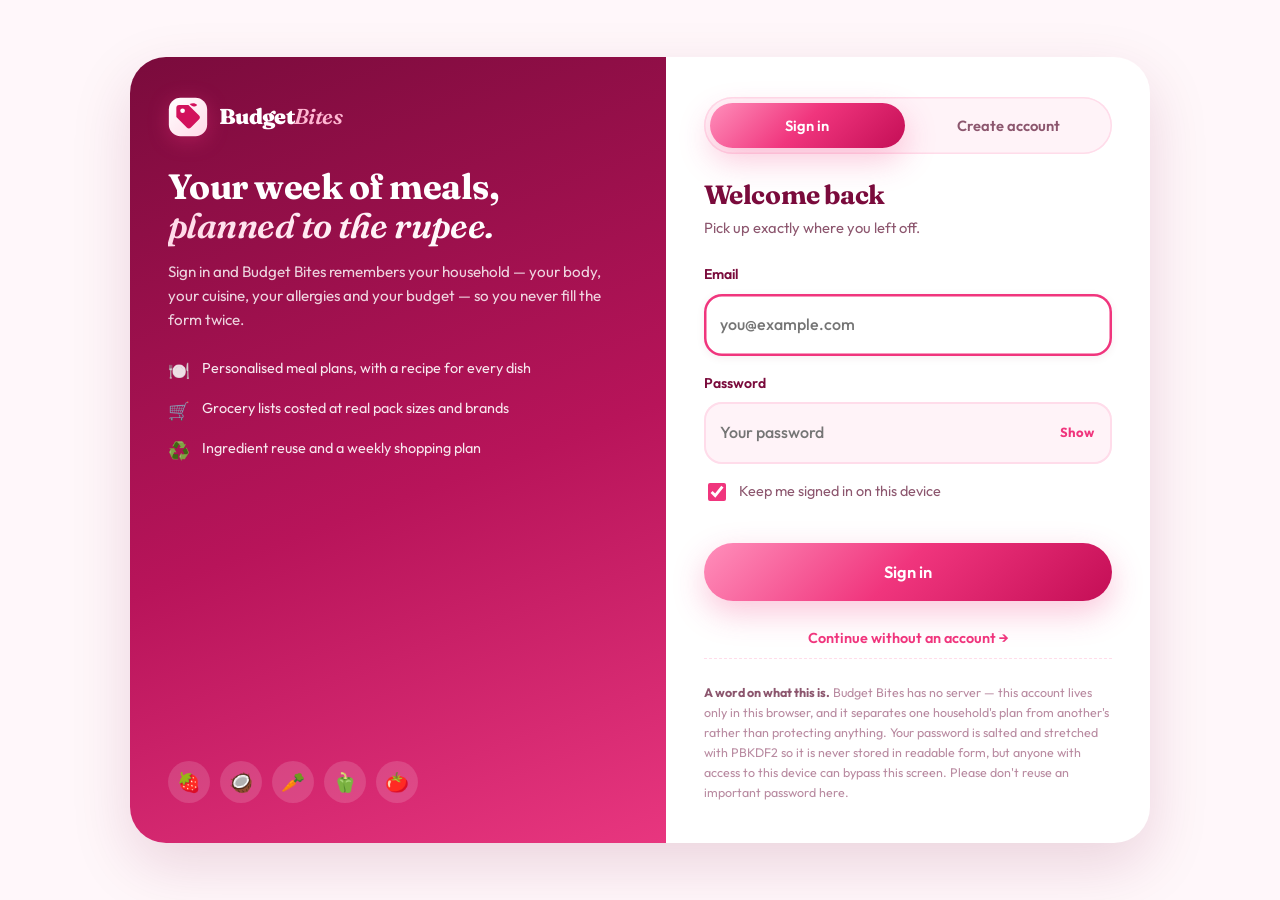
<file: index.html>
<!DOCTYPE html>
<html lang="en">
<head>
<meta charset="UTF-8">
<meta name="viewport" content="width=device-width, initial-scale=1">
<title>Budget Bites — Meal & Grocery Planning, Made Delicious</title>
<meta name="description" content="Budget Bites builds a personalised meal schedule, a pack-costed grocery list, brand comparisons and a nutrition summary that fits your body, your kitchen and your budget.">
<link rel="preconnect" href="https://fonts.googleapis.com">
<link rel="preconnect" href="https://fonts.gstatic.com" crossorigin>
<link href="https://fonts.googleapis.com/css2?family=Fraunces:opsz,wght@9..144,400;9..144,600;9..144,700;9..144,900&family=Outfit:wght@300;400;500;600;700&family=DM+Mono:wght@400;500&display=swap" rel="stylesheet">
<link rel="stylesheet" href="css/style.css">
<link rel="icon" href="data:image/svg+xml,<svg xmlns='http://www.w3.org/2000/svg' viewBox='0 0 100 100'><text y='.9em' font-size='90'>🍓</text></svg>">
</head>
<body>

<!-- ═════════════════════════════ LOGIN SCREEN ══════════════════════════════ -->
<div class="authscreen" id="authScreen" hidden></div>

<!-- ══════════════════════════ DECORATIVE BACKDROP ══════════════════════════ -->
<div class="backdrop" aria-hidden="true">
  <span class="blob blob--1"></span>
  <span class="blob blob--2"></span>
  <span class="blob blob--3"></span>
</div>

<!-- ═════════════════════════════════ NAV ═══════════════════════════════════ -->
<header class="topbar">
  <a class="brand" href="#top">
    <span class="brand__mark" aria-hidden="true">
      <svg viewBox="0 0 48 48">
        <defs>
          <linearGradient id="bbGrad" gradientUnits="userSpaceOnUse" x1="0" y1="0" x2="48" y2="48">
            <stop stop-color="#FF8FBB"/><stop offset="1" stop-color="#C40E56"/>
          </linearGradient>
        </defs>
        <rect x="1" y="1" width="46" height="46" rx="14" fill="url(#bbGrad)"/>
        <path d="M24.5 9.5 37 22a3.5 3.5 0 0 1 0 5l-9.5 9.5a3.5 3.5 0 0 1-5 0L10 24V13a3.5 3.5 0 0 1 3.5-3.5h11Z" fill="#fff" fill-opacity=".95"/>
        <circle cx="17.5" cy="16.5" r="2.8" fill="#D2115C"/>
        <path d="M26 8.5c3.5-1.5 7-1 9 1-2.5 2.5-6 3-9-1Z" fill="#fff"/>
      </svg>
    </span>
    <span class="brand__text">Budget<em>Bites</em></span>
  </a>

  <nav class="topbar__nav" aria-label="Primary navigation">
    <a href="#how">How it works</a>
    <a href="#plan">Build a plan</a>
    <a href="#results" id="navResults" hidden>Your plan</a>
    <a href="#kitchen">The kitchen</a>
  </nav>

  <div class="topbar__acct" id="accountSlot"></div>

  <a href="#plan" class="btn btn--sm btn--primary topbar__cta">Start planning</a>
</header>

<main id="top">

<!-- ════════════════════════════════ HERO ═══════════════════════════════════ -->
<header class="hero">
  <div class="hero__inner">

    <div class="hero__copy">
      <span class="eyebrow"><span class="eyebrow__dot"></span> Eat well · Spend less</span>

      <h1 class="hero__title">
        Your week of meals,<br>
        <span class="script">planned to the rupee.</span>
      </h1>

      <p class="hero__lede">
        Tell Budget Bites about your body, your kitchen and what you can actually spend.
        It writes the menu, prices the shop at real pack sizes and real brands, compares
        the delivery apps, and shows you every ingredient that earns its place twice.
      </p>

      <div class="hero__actions">
        <a href="#plan" class="btn btn--primary btn--lg">
          Build my meal plan
          <svg viewBox="0 0 20 20" fill="none" aria-hidden="true"><path d="M4 10h12m0 0-4.5-4.5M16 10l-4.5 4.5" stroke="currentColor" stroke-width="2" stroke-linecap="round" stroke-linejoin="round"/></svg>
        </a>
        <a href="#how" class="btn btn--ghost btn--lg">See how it works</a>
      </div>

      <ul class="hero__stats">
        <li><strong id="heroRecipes">—</strong><span>recipes</span></li>
        <li><strong id="heroBrands">—</strong><span>priced brands</span></li>
        <li><strong>4</strong><span>delivery apps</span></li>
      </ul>
    </div>

    <div class="hero__plate" aria-hidden="true">
      <div class="plate">
        <div class="plate__ring"></div>
        <div class="plate__inner">
          <span class="plate__emoji plate__emoji--c">🍛</span>
        </div>
        <span class="orbit orbit--1">🍓</span>
        <span class="orbit orbit--2">🥥</span>
        <span class="orbit orbit--3">🥕</span>
        <span class="orbit orbit--4">🫑</span>
        <span class="orbit orbit--5">🍅</span>
        <span class="orbit orbit--6">🥬</span>
      </div>
      <div class="price-tag">
        <span class="price-tag__label">Est. weekly shop</span>
        <span class="price-tag__value">₹2,316</span>
      </div>
      <div class="macro-tag">
        <span class="macro-tag__dot"></span> 4 cuisines to cook from
      </div>
    </div>

  </div>

  <div class="ticker-wrap" aria-hidden="true">
  <div class="ticker">
    <div class="ticker__track">
      <span>🍓 personalised meal plans</span><span>🛒 optimised grocery lists</span>
      <span>💗 real brands, real pack sizes</span><span>🥗 nutritional summary</span>
      <span>♻️ ingredient reuse</span><span>📅 weekly shopping plan</span>
      <span>🥡 four cuisines</span><span>📖 full recipes for every meal</span>
      <span>🍓 personalised meal plans</span><span>🛒 optimised grocery lists</span>
      <span>💗 real brands, real pack sizes</span><span>🥗 nutritional summary</span>
      <span>♻️ ingredient reuse</span><span>📅 weekly shopping plan</span>
      <span>🥡 four cuisines</span><span>📖 full recipes for every meal</span>
    </div>
  </div>
  </div>
</header>

<!-- ═══════════════════════════════ HOW IT WORKS ════════════════════════════ -->
<section class="section" id="how">
  <div class="section__head">
    <span class="eyebrow"><span class="eyebrow__dot"></span> The recipe</span>
    <h2 class="section__title">Three steps between you and dinner</h2>
    <p class="section__lede">No subscriptions, no waiting. Sign in to save your household, or continue as a guest — everything runs the moment you finish the form.</p>
  </div>

  <div class="steps">
    <article class="step-card">
      <span class="step-card__num">01</span>
      <span class="step-card__icon">📝</span>
      <h3>Tell us about you</h3>
      <p>Age, height and weight, cuisine, dietary preference, allergies, goal, budget, kitchen confidence, time, plan length and how many mouths you're feeding.</p>
    </article>

    <article class="step-card step-card--accent">
      <span class="step-card__num">02</span>
      <span class="step-card__icon">🧠</span>
      <h3>We do the maths</h3>
      <p>Energy needs from your measurements, a menu in your chosen cuisine that hits those numbers, then the shop priced at real pack sizes across three brand tiers.</p>
    </article>

    <article class="step-card">
      <span class="step-card__num">03</span>
      <span class="step-card__icon">🛒</span>
      <h3>Cook and shop</h3>
      <p>Every dish comes with its full recipe. The list is sorted by aisle, costed to the rupee, and priced across Blinkit, Zepto, Instamart and BigBasket.</p>
    </article>
  </div>

  <div class="deliver-grid">
    <div class="deliver"><span>🍽️</span><h4>Personalised meal plans</h4><p>Breakfast, lunch, dinner and a snack, every day of your plan.</p></div>
    <div class="deliver"><span>📖</span><h4>A recipe for every meal</h4><p>Tap any dish for its method, quantities and the one tip that matters.</p></div>
    <div class="deliver"><span>🛒</span><h4>Optimised grocery lists</h4><p>Rounded to real pack sizes, grouped by aisle, ticked off as you shop.</p></div>
    <div class="deliver"><span>💰</span><h4>Estimated grocery cost</h4><p>Value, popular and premium brands — the same plan, priced three ways.</p></div>
    <div class="deliver"><span>📊</span><h4>Nutritional summary</h4><p>Calories, protein, carbs and fat against your targets, day by day.</p></div>
    <div class="deliver"><span>🚚</span><h4>Where to order</h4><p>Your basket priced across four delivery apps, with live search links.</p></div>
    <div class="deliver"><span>♻️</span><h4>Ingredient reuse</h4><p>Every ingredient that earns its place more than once.</p></div>
    <div class="deliver"><span>📅</span><h4>Weekly shopping plan</h4><p>What to buy when, so fresh food gets eaten fresh.</p></div>
  </div>
</section>

<!-- ═════════════════════════════════ WIZARD ════════════════════════════════ -->
<section class="section section--plan" id="plan">
  <div class="section__head">
    <span class="eyebrow"><span class="eyebrow__dot"></span> Let's cook</span>
    <h2 class="section__title">Build your plan</h2>
    <p class="section__lede">Four steps, about ninety seconds. Then a whole week sorted.</p>
  </div>

  <div class="planner-grid">
    <form class="wizard" id="wizard" novalidate onsubmit="return false">
      <div class="wizard__progress">
        <div class="progress-track"><div class="progress-fill" id="progressFill"></div></div>
        <ol class="progress-steps" id="progressSteps"></ol>
      </div>

      <div id="formBody"></div>
      <div class="err" id="err" role="alert" aria-live="polite"></div>

      <div class="wizard__nav">
        <button type="button" class="btn btn--ghost" id="backBtn">Back</button>
        <span class="wizard__count" id="stepno"></span>
        <button type="button" class="btn btn--primary" id="nextBtn">Continue</button>
      </div>
    </form>

    <aside class="tally">
      <div class="tally__head">
        <span class="eyebrow"><span class="eyebrow__dot"></span> Your docket</span>
      </div>
      <div id="tallyBody"></div>
      <p class="tally__note" id="tallyNote"></p>
    </aside>
  </div>
</section>

<!-- ═════════════════════════════════ RESULTS ═══════════════════════════════ -->
<section class="results" id="results" hidden></section>

<!-- ═══════════════════════════════ THE KITCHEN ═════════════════════════════ -->
<section class="section" id="kitchen">
  <div class="section__head">
    <span class="eyebrow"><span class="eyebrow__dot"></span> Under the hood</span>
    <h2 class="section__title">What's actually in the kitchen</h2>
    <p class="section__lede">Budget Bites plans from a real, costed pantry of Indian brands — not from vibes.</p>
  </div>

  <div class="kitchen-grid">
    <div class="kitchen-stat"><strong id="statRecipes">—</strong><span>recipes in the book</span></div>
    <div class="kitchen-stat"><strong id="statIngredients">—</strong><span>priced ingredients</span></div>
    <div class="kitchen-stat"><strong id="statBrands">—</strong><span>brand options</span></div>
    <div class="kitchen-stat"><strong id="statVegan">—</strong><span>fully plant-based</span></div>
  </div>

  <div class="pantry-strip" id="pantryStrip"></div>
</section>

</main>

<!-- ═══════════════════════════════ RECIPE MODAL ════════════════════════════ -->
<div class="modal" id="recipeModal" hidden>
  <div class="modal__scrim" data-close></div>
  <div class="modal__panel" role="dialog" aria-modal="true" aria-labelledby="modalTitle">
    <button class="modal__close" data-close aria-label="Close recipe">
      <svg viewBox="0 0 20 20" fill="none"><path d="M5 5l10 10M15 5L5 15" stroke="currentColor" stroke-width="2.2" stroke-linecap="round"/></svg>
    </button>
    <div id="modalBody"></div>
  </div>
</div>

<!-- ═════════════════════════════════ FOOTER ════════════════════════════════ -->
<footer class="footer">
  <div class="footer__inner">
    <div class="footer__brand">
      <span class="brand__text">Budget<em>Bites</em></span>
      <p>Intelligent meal and grocery planning that respects your body, your kitchen and your bank balance.</p>
    </div>
    <div class="footer__note">
      <p><strong>A note on the numbers.</strong> Energy targets use the Mifflin–St Jeor equation with a light-activity factor. Shelf prices are indicative estimates for planning, not live quotes — quick-commerce prices move by the hour and by dark store. The platform buttons open a real search so you can check today's number. Budget Bites is a planning tool, not medical or dietary advice.</p>
    </div>
  </div>
  <div class="footer__base">
    <span>Made with 🍓 and a calculator · Version 1.1</span>
    <span>Everything runs in your browser. Nothing leaves your device.</span>
  </div>
</footer>

<script src="js/data.js"></script>
<script src="js/app.js"></script>
</body>
</html>
</file>
<file: css/style.css>
/* ==========================================================================
   Budget Bites — Design System
   A warm, edible, unapologetically pink kitchen.
   ========================================================================== */

/* --------------------------------------------------------------------------
   1. Tokens
   -------------------------------------------------------------------------- */
:root {
  /* Pink ramp — the whole product is built from these nine steps */
  --icing:      #FFF7FA;
  --cream:      #FFFDFC;
  --blush:      #FFEAF2;
  --sugar:      #FFD8E7;
  --petal:      #FFB7D2;
  --rose:       #FF7BAC;
  --berry:      #F0357D;
  --raspberry:  #D2115C;
  --plum:       #7A0B3C;
  --ink:        #3D0A22;
  --ink-soft:   #8C566E;
  --ink-faint:  #B98BA1;

  /* Surfaces */
  --surface:        #FFFFFF;
  --surface-tint:   #FFF3F8;
  --line:           #FFDCEA;
  --line-strong:    #FFC3DC;

  /* Charts — a pink ramp, so data stays on-brand and still separates */
  --c1: #C40E56;
  --c2: #F0357D;
  --c3: #FF7BAC;
  --c4: #FFB7D2;
  --c5: #FFD8E7;

  /* Semantic (kept in the pink family, differentiated by depth) */
  --good:    #B8145A;
  --good-bg: #FFE6F0;
  --warn:    #A8562C;
  --warn-bg: #FFEDE0;

  /* Gradients */
  --grad-hot:  linear-gradient(135deg, #FF8FBB 0%, #F0357D 48%, #C40E56 100%);
  --grad-soft: linear-gradient(135deg, #FFF0F6 0%, #FFE0EE 100%);
  --grad-deep: linear-gradient(160deg, #7A0B3C 0%, #B8145A 55%, #E8367F 100%);

  /* Shadows — warm, pink-cast, never grey */
  --sh-xs: 0 1px 2px rgba(122, 11, 60, .06);
  --sh-sm: 0 2px 8px rgba(122, 11, 60, .07);
  --sh-md: 0 10px 28px rgba(122, 11, 60, .10);
  --sh-lg: 0 22px 60px rgba(122, 11, 60, .15);
  --sh-glow: 0 12px 32px rgba(240, 53, 125, .28);

  /* Shape */
  --r-sm: 12px;
  --r-md: 18px;
  --r-lg: 26px;
  --r-xl: 36px;
  --r-pill: 999px;

  /* Type */
  --font-display: 'Fraunces', 'Georgia', 'Times New Roman', serif;
  --font-ui: 'Outfit', -apple-system, BlinkMacSystemFont, 'Segoe UI', sans-serif;

  --wrap: 1180px;
}

/* --------------------------------------------------------------------------
   2. Reset
   -------------------------------------------------------------------------- */
*, *::before, *::after { box-sizing: border-box; }

/* NB: no overflow-x here — setting it on <html> makes it a scroll container
   and silently breaks `position: sticky` on the top bar. Clipping happens on
   <body> and on the ticker's own wrapper instead. */
html { scroll-behavior: smooth; -webkit-text-size-adjust: 100%; }

/* Author display rules (.btn, .warnings) outrank the UA sheet's [hidden] rule,
   so hidden elements would otherwise stay visible. This has to win. */
[hidden] { display: none !important; }

/* Keep anchored sections clear of the sticky top bar. */
section[id], .results { scroll-margin-top: 88px; }

body {
  margin: 0;
  font-family: var(--font-ui);
  font-size: 16.5px;
  line-height: 1.6;
  color: var(--ink);
  background: var(--icing);
  overflow-x: hidden;
  -webkit-font-smoothing: antialiased;
}

h1, h2, h3, h4 { font-family: var(--font-display); font-weight: 700; line-height: 1.12; margin: 0; letter-spacing: -.015em; }
p { margin: 0; }
img, svg { display: block; max-width: 100%; }
button, input, select { font: inherit; color: inherit; }
ul, ol { margin: 0; padding: 0; list-style: none; }
a { color: inherit; text-decoration: none; }

:focus-visible {
  outline: 3px solid var(--berry);
  outline-offset: 3px;
  border-radius: 6px;
}

/* --------------------------------------------------------------------------
   3. Decorative backdrop
   -------------------------------------------------------------------------- */
.backdrop { position: fixed; inset: 0; z-index: -1; overflow: hidden; pointer-events: none; }

.blob {
  position: absolute;
  border-radius: 50%;
  filter: blur(90px);
  opacity: .55;
}
.blob--1 { width: 640px; height: 640px; top: -240px; left: -180px; background: radial-gradient(circle, #FFB7D2, transparent 70%); animation: drift 26s ease-in-out infinite; }
.blob--2 { width: 560px; height: 560px; top: 34%; right: -220px; background: radial-gradient(circle, #FFD0E3, transparent 70%); animation: drift 32s ease-in-out infinite reverse; }
.blob--3 { width: 700px; height: 700px; bottom: -300px; left: 32%; background: radial-gradient(circle, #FFE2EE, transparent 70%); animation: drift 38s ease-in-out infinite; }

@keyframes drift {
  0%, 100% { transform: translate(0, 0) scale(1); }
  50%      { transform: translate(40px, -50px) scale(1.12); }
}

/* --------------------------------------------------------------------------
   4. Top bar
   -------------------------------------------------------------------------- */
.topbar {
  position: sticky; top: 0; z-index: 60;
  display: flex; align-items: center; gap: 28px;
  max-width: var(--wrap); margin: 0 auto;
  padding: 14px 28px;
  background: rgba(255, 247, 250, .82);
  backdrop-filter: blur(18px) saturate(1.4);
  -webkit-backdrop-filter: blur(18px) saturate(1.4);
  border-bottom: 1px solid var(--line);
  border-radius: 0 0 var(--r-lg) var(--r-lg);
}

.brand { display: flex; align-items: center; gap: 11px; }
.brand__mark { width: 40px; height: 40px; flex: none; filter: drop-shadow(0 4px 10px rgba(240,53,125,.35)); }
.brand__mark svg { width: 100%; height: 100%; }
.brand__text {
  font-family: var(--font-display);
  font-size: 1.32rem; font-weight: 900; letter-spacing: -.03em; color: var(--plum);
}
.brand__text em { font-style: italic; font-weight: 600; color: var(--berry); }

.topbar__nav { display: flex; gap: 26px; margin-left: auto; font-size: .95rem; font-weight: 500; color: var(--ink-soft); }
.topbar__nav a { position: relative; padding: 4px 0; transition: color .2s; }
.topbar__nav a::after {
  content: ''; position: absolute; left: 0; bottom: 0; height: 2px; width: 0;
  background: var(--grad-hot); border-radius: 2px; transition: width .25s ease;
}
.topbar__nav a:hover { color: var(--berry); }
.topbar__nav a:hover::after { width: 100%; }

/* --------------------------------------------------------------------------
   5. Buttons
   -------------------------------------------------------------------------- */
.btn {
  display: inline-flex; align-items: center; justify-content: center; gap: 9px;
  padding: 13px 26px;
  border: none; border-radius: var(--r-pill);
  font-family: var(--font-ui); font-size: .96rem; font-weight: 600;
  cursor: pointer;
  transition: transform .18s cubic-bezier(.34,1.56,.64,1), box-shadow .22s, background .2s, color .2s;
  white-space: nowrap;
}
.btn svg { width: 19px; height: 19px; flex: none; }

.btn--primary { background: var(--grad-hot); color: #fff; box-shadow: var(--sh-glow); }
.btn--primary:hover { transform: translateY(-2px); box-shadow: 0 18px 40px rgba(240,53,125,.38); }
.btn--primary:active { transform: translateY(0); }

.btn--ghost {
  background: var(--surface); color: var(--plum);
  box-shadow: inset 0 0 0 2px var(--line-strong), var(--sh-xs);
}
.btn--ghost:hover { background: var(--blush); box-shadow: inset 0 0 0 2px var(--petal), var(--sh-sm); transform: translateY(-2px); }

.btn--sm { padding: 9px 18px; font-size: .88rem; }
.btn--lg { padding: 16px 34px; font-size: 1.03rem; }
.btn--cook { padding-inline: 32px; }

.btn:disabled { opacity: .38; cursor: not-allowed; transform: none !important; box-shadow: none; }

/* --------------------------------------------------------------------------
   6. Hero
   -------------------------------------------------------------------------- */
.hero { position: relative; padding: 72px 28px 0; }

.hero__inner {
  max-width: var(--wrap); margin: 0 auto;
  display: grid; grid-template-columns: 1.08fr .92fr; gap: 72px; align-items: center;
}

.eyebrow {
  display: inline-flex; align-items: center; gap: 9px;
  padding: 7px 16px 7px 12px;
  background: var(--surface); border-radius: var(--r-pill);
  box-shadow: inset 0 0 0 1.5px var(--line-strong), var(--sh-xs);
  font-size: .79rem; font-weight: 600; letter-spacing: .07em; text-transform: uppercase;
  color: var(--raspberry);
}
.eyebrow__dot { width: 8px; height: 8px; border-radius: 50%; background: var(--grad-hot); animation: pulse 2.4s ease-in-out infinite; }
.eyebrow--light { background: rgba(255,255,255,.18); box-shadow: inset 0 0 0 1.5px rgba(255,255,255,.4); color: #fff; }
.eyebrow--light .eyebrow__dot { background: #fff; }

@keyframes pulse { 0%,100% { transform: scale(1); opacity: 1; } 50% { transform: scale(1.35); opacity: .6; } }

.hero__title {
  max-width: 12ch; margin: 22px 0 20px;
  font-size: clamp(2.6rem, 5.4vw, 4.15rem);
  line-height: 1.04;
  color: var(--plum);
}
.script {
  font-style: italic; font-weight: 600;
  background: var(--grad-hot); -webkit-background-clip: text; background-clip: text; color: transparent;
}

.hero__lede { max-width: 34rem; font-size: 1.09rem; line-height: 1.72; color: var(--ink-soft); }

.hero__actions { display: flex; flex-wrap: wrap; gap: 14px; margin: 32px 0 38px; }

.hero__stats { display: flex; gap: 42px; padding-top: 28px; border-top: 1.5px dashed var(--line-strong); }
.hero__stats li { display: flex; flex-direction: column; }
.hero__stats strong { font-family: var(--font-display); font-size: 2.05rem; color: var(--berry); line-height: 1; }
.hero__stats span { font-size: .8rem; color: var(--ink-faint); margin-top: 7px; letter-spacing: .02em; }

/* ── Plate ── */
.hero__plate { position: relative; display: grid; place-items: center; min-height: 460px; }

.plate { position: relative; width: min(400px, 88%); aspect-ratio: 1; }

.plate__ring {
  position: absolute; inset: 0; border-radius: 50%;
  /* A white rim reading as porcelain, then a sugar-pink well inside it. The
     plate sits on a pink page, so it needs its own light source to separate. */
  background:
    radial-gradient(circle at 34% 26%, #fff 0%, #FFF1F6 42%, var(--sugar) 100%);
  box-shadow:
    var(--sh-lg),
    inset 0 0 0 14px #fff,
    inset 0 0 0 16px var(--petal),
    inset 0 -18px 36px rgba(122, 11, 60, .10);
}
.plate__inner {
  position: absolute; inset: 17%;
  border-radius: 50%;
  background: radial-gradient(circle at 32% 28%, #fff 0%, var(--blush) 55%, var(--petal) 100%);
  box-shadow:
    inset 0 10px 28px rgba(122, 11, 60, .14),
    0 2px 0 rgba(255, 255, 255, .9);
  display: grid; place-items: center;
}
.plate__emoji--c { font-size: 5.4rem; filter: drop-shadow(0 10px 18px rgba(122,11,60,.22)); animation: bob 5s ease-in-out infinite; }

@keyframes bob { 0%,100% { transform: translateY(0) rotate(-3deg); } 50% { transform: translateY(-12px) rotate(3deg); } }

.orbit {
  position: absolute; top: 50%; left: 50%;
  width: 62px; height: 62px; margin: -31px 0 0 -31px;
  display: grid; place-items: center;
  font-size: 1.75rem;
  background: var(--surface); border-radius: 50%;
  box-shadow: var(--sh-md), inset 0 0 0 2px var(--blush);
  animation: orbit 24s linear infinite;
}
.orbit--1 { animation-delay:   0s; }
.orbit--2 { animation-delay:  -4s; }
.orbit--3 { animation-delay:  -8s; }
.orbit--4 { animation-delay: -12s; }
.orbit--5 { animation-delay: -16s; }
.orbit--6 { animation-delay: -20s; }

@keyframes orbit {
  from { transform: rotate(0deg)   translateX(215px) rotate(0deg); }
  to   { transform: rotate(360deg) translateX(215px) rotate(-360deg); }
}

.price-tag, .macro-tag {
  position: absolute; z-index: 3;
  background: var(--surface); border-radius: var(--r-md);
  box-shadow: var(--sh-md), inset 0 0 0 1.5px var(--line);
}
.price-tag { left: -6px; bottom: 46px; padding: 12px 18px; animation: float 6s ease-in-out infinite; }
.price-tag__label { display: block; font-size: .72rem; letter-spacing: .06em; text-transform: uppercase; color: var(--ink-faint); }
.price-tag__value { display: block; font-family: var(--font-display); font-size: 1.5rem; font-weight: 700; color: var(--raspberry); }

.macro-tag {
  right: 0; top: 44px; padding: 10px 16px;
  display: flex; align-items: center; gap: 9px;
  font-size: .85rem; font-weight: 600; color: var(--plum);
  animation: float 6s ease-in-out infinite 2s;
}
.macro-tag__dot { width: 9px; height: 9px; border-radius: 50%; background: var(--grad-hot); }

@keyframes float { 0%,100% { transform: translateY(0); } 50% { transform: translateY(-14px); } }

/* ── Ticker ── */
.ticker {
  margin-top: 58px;
  padding: 15px 0;
  background: var(--grad-hot);
  overflow: hidden;
  /* Over-sized so the rotation never exposes a corner; the wrapper clips the
     excess so it cannot widen the page. */
  width: 112%; margin-left: -6%;
  transform: rotate(-1.1deg);
}

/* Clips the rotated band without touching the document's scroll width. */
/* Breaks out of the hero's horizontal padding so the band runs edge to edge. */
.ticker-wrap { overflow: hidden; margin: 58px -28px 0; padding: 14px 0; }
.ticker-wrap .ticker { margin-top: 0; }
.ticker__track { display: flex; gap: 46px; width: max-content; animation: ticker 34s linear infinite; }
.ticker__track span {
  font-size: .95rem; font-weight: 600; letter-spacing: .04em; color: #fff; white-space: nowrap;
}
@keyframes ticker { from { transform: translateX(0); } to { transform: translateX(-50%); } }

/* --------------------------------------------------------------------------
   7. Section shell
   -------------------------------------------------------------------------- */
.section { max-width: var(--wrap); margin: 0 auto; padding: 96px 28px; }
.section--plan { padding-top: 40px; }

.section__head { max-width: 40rem; margin: 0 auto 52px; text-align: center; }
#how .section__head { margin-bottom: 56px; }
.section__title { margin: 20px 0 14px; font-size: clamp(1.95rem, 3.6vw, 2.85rem); color: var(--plum); }
.section__lede { font-size: 1.05rem; color: var(--ink-soft); }

.group-label {
  display: block; margin: 30px 0 14px;
  font-size: .8rem; font-weight: 700; letter-spacing: .1em; text-transform: uppercase; color: var(--raspberry);
}
.group-label em { font-style: normal; font-weight: 500; text-transform: none; letter-spacing: 0; color: var(--ink-faint); }

/* --------------------------------------------------------------------------
   8. How it works
   -------------------------------------------------------------------------- */
#how .steps { display: grid; grid-template-columns: repeat(3, 1fr); gap: 24px; margin-bottom: 68px; }

.step-card {
  position: relative;
  min-height: 258px; padding: 36px 30px 32px;
  background: var(--surface); border-radius: var(--r-lg);
  box-shadow: var(--sh-sm), inset 0 0 0 1.5px var(--line);
  transition: transform .28s cubic-bezier(.34,1.4,.64,1), box-shadow .28s;
}
.step-card:hover { transform: translateY(-7px); box-shadow: var(--sh-lg), inset 0 0 0 1.5px var(--petal); }

.step-card--accent { background: var(--grad-deep); box-shadow: var(--sh-lg); }
.step-card--accent h3 { color: #fff; }
.step-card--accent p { color: rgba(255,255,255,.86); }
.step-card--accent .step-card__num { color: rgba(255,255,255,.32); }

.step-card__num {
  position: absolute; top: 22px; right: 26px;
  font-family: var(--font-display); font-size: 2.55rem; font-weight: 900; color: var(--sugar); line-height: 1;
}
.step-card__icon {
  display: grid; place-items: center;
  width: 60px; height: 60px; margin-bottom: 22px;
  font-size: 1.7rem;
  background: var(--blush); border-radius: 20px;
}
.step-card--accent .step-card__icon { background: rgba(255,255,255,.18); }
.step-card h3 { font-size: 1.34rem; margin-bottom: 11px; color: var(--plum); }
.step-card p { font-size: .95rem; line-height: 1.68; color: var(--ink-soft); }

/* Deliverables */
#how .deliver-grid { display: grid; grid-template-columns: repeat(3, 1fr); gap: 18px; }
.deliver {
  display: grid; grid-template-columns: auto 1fr; grid-template-rows: auto auto;
  column-gap: 15px; row-gap: 4px;
  min-height: 94px; padding: 21px 22px;
  background: var(--surface-tint); border-radius: var(--r-md);
  box-shadow: inset 0 0 0 1.5px var(--line);
  transition: background .2s, box-shadow .2s;
}
.deliver:hover { background: var(--surface); box-shadow: inset 0 0 0 1.5px var(--petal), var(--sh-sm); }
.deliver span { grid-row: 1 / 3; font-size: 1.6rem; align-self: start; }
.deliver h4 { font-size: 1.02rem; color: var(--plum); }
.deliver p { font-size: .87rem; line-height: 1.52; color: var(--ink-soft); }

/* --------------------------------------------------------------------------
   9. Wizard
   -------------------------------------------------------------------------- */
.wizard {
  max-width: 900px; margin: 0 auto;
  padding: 40px;
  background: var(--surface); border-radius: var(--r-xl);
  box-shadow: var(--sh-lg), inset 0 0 0 1.5px var(--line);
}

/* progress */
.wizard__progress { margin-bottom: 38px; }
.progress-track { height: 8px; background: var(--blush); border-radius: var(--r-pill); overflow: hidden; }
.progress-fill {
  height: 100%; width: 20%;
  background: var(--grad-hot); border-radius: var(--r-pill);
  transition: width .45s cubic-bezier(.4,0,.2,1);
}

.progress-steps { display: flex; justify-content: space-between; margin-top: 16px; }
.progress-steps li { display: flex; flex-direction: column; align-items: center; gap: 7px; flex: 1; }
.progress-steps .dot {
  display: grid; place-items: center;
  width: 42px; height: 42px;
  font-size: 1.1rem;
  background: var(--blush); border-radius: 50%;
  box-shadow: inset 0 0 0 2px transparent;
  transition: all .3s;
  filter: grayscale(.65); opacity: .55;
}
.progress-steps em {
  font-style: normal; font-size: .78rem; font-weight: 600; color: var(--ink-faint); transition: color .3s;
}
.progress-steps li.is-active .dot {
  background: var(--surface); box-shadow: inset 0 0 0 2.5px var(--berry), var(--sh-glow);
  filter: none; opacity: 1; transform: scale(1.12);
}
.progress-steps li.is-done .dot { background: var(--sugar); filter: none; opacity: 1; }
.progress-steps li.is-active em, .progress-steps li.is-done em { color: var(--raspberry); }

/* steps */
.step { display: none; border: none; margin: 0; padding: 0; min-inline-size: 0; }
.step.is-active { display: block; animation: stepIn .38s cubic-bezier(.2,.8,.3,1); }
@keyframes stepIn { from { opacity: 0; transform: translateY(14px); } to { opacity: 1; transform: none; } }

.step__legend {
  display: flex; align-items: center; gap: 12px;
  font-family: var(--font-display); font-size: 1.65rem; font-weight: 700; color: var(--plum);
  padding: 0; margin-bottom: 8px;
}
.step__legend span {
  display: grid; place-items: center;
  width: 46px; height: 46px; font-size: 1.3rem;
  background: var(--grad-soft); border-radius: 16px;
  box-shadow: inset 0 0 0 1.5px var(--line-strong);
}
.step__hint { font-size: .95rem; color: var(--ink-soft); margin-bottom: 8px; }

/* fields */
.field-grid { display: grid; grid-template-columns: repeat(2, 1fr); gap: 18px; margin-top: 26px; }

.field { display: block; }
.field__label { display: block; margin-bottom: 8px; font-size: .88rem; font-weight: 600; color: var(--plum); }
.field__label em { font-style: normal; font-weight: 400; color: var(--ink-faint); }

.field__control {
  display: flex; align-items: center; gap: 8px;
  padding: 4px 16px;
  background: var(--surface-tint); border-radius: var(--r-md);
  box-shadow: inset 0 0 0 2px var(--line);
  transition: box-shadow .2s, background .2s;
}
.field__control:focus-within { background: var(--surface); box-shadow: inset 0 0 0 2.5px var(--berry), var(--sh-sm); }

.field__control input, .field__control select {
  flex: 1; min-width: 0;
  padding: 13px 0;
  border: none; background: none; outline: none;
  font-size: 1.05rem; font-weight: 600; color: var(--plum);
}
.field__control select { cursor: pointer; }
.field__suffix, .field__prefix { font-size: .9rem; font-weight: 600; color: var(--ink-faint); flex: none; }

.field__control--big input { padding: 17px 0; font-family: var(--font-display); font-size: 1.7rem; }
.field__control--big .field__prefix { font-family: var(--font-display); font-size: 1.7rem; color: var(--berry); }

.budget-row { display: grid; grid-template-columns: 180px 1fr; gap: 18px; margin-top: 30px; }

/* chips */
.chip-grid { display: grid; grid-template-columns: repeat(3, 1fr); gap: 12px; }
.chip-grid--tight { grid-template-columns: repeat(4, 1fr); }
.chip-grid--wide { grid-template-columns: repeat(2, 1fr); }

.chip {
  position: relative;
  display: flex; flex-direction: column; gap: 3px; text-align: left;
  padding: 18px 18px 16px;
  background: var(--surface-tint); border-radius: var(--r-md);
  box-shadow: inset 0 0 0 2px var(--line);
  cursor: pointer; font: inherit; color: inherit; border: none;
  transition: transform .2s cubic-bezier(.34,1.5,.64,1), box-shadow .2s, background .2s;
}
.chip:hover { transform: translateY(-3px); background: var(--surface); box-shadow: inset 0 0 0 2px var(--petal), var(--sh-sm); }

.chip__emoji { font-size: 1.55rem; line-height: 1; margin-bottom: 6px; }
.chip__title { font-size: .97rem; font-weight: 600; color: var(--plum); }
.chip__sub   { font-size: .8rem; color: var(--ink-faint); line-height: 1.4; }

.chip.is-on {
  background: var(--grad-soft);
  box-shadow: inset 0 0 0 2.5px var(--berry), var(--sh-glow);
}
.chip.is-on .chip__title { color: var(--raspberry); }
.chip.is-on::after {
  content: '✓';
  position: absolute; top: 12px; right: 14px;
  display: grid; place-items: center;
  width: 22px; height: 22px;
  font-size: .75rem; font-weight: 700; color: #fff;
  background: var(--grad-hot); border-radius: 50%;
}

.chip-grid--tight .chip { flex-direction: row; align-items: center; gap: 10px; padding: 13px 16px; }
.chip-grid--tight .chip__emoji { font-size: 1.2rem; margin: 0; }
.chip-grid--tight .chip__title { font-size: .9rem; }
.chip-grid--tight .chip.is-on::after { position: static; width: 18px; height: 18px; margin-left: auto; font-size: .68rem; }

/* range slider */
.slider-card {
  padding: 26px 28px;
  background: var(--grad-soft); border-radius: var(--r-lg);
  box-shadow: inset 0 0 0 2px var(--line-strong);
}
.slider-card__value { display: flex; align-items: baseline; gap: 9px; margin-bottom: 18px; }
.slider-card__value span { font-family: var(--font-display); font-size: 3rem; font-weight: 900; color: var(--raspberry); line-height: 1; }
.slider-card__value em { font-style: normal; font-size: .95rem; font-weight: 600; color: var(--ink-soft); }

.range { width: 100%; height: 10px; -webkit-appearance: none; appearance: none; background: none; cursor: pointer; }
.range::-webkit-slider-runnable-track { height: 10px; border-radius: var(--r-pill); background: var(--sugar); }
.range::-moz-range-track { height: 10px; border-radius: var(--r-pill); background: var(--sugar); }
.range::-webkit-slider-thumb {
  -webkit-appearance: none; appearance: none;
  width: 30px; height: 30px; margin-top: -10px;
  background: var(--grad-hot); border: 4px solid #fff; border-radius: 50%;
  box-shadow: var(--sh-glow);
  transition: transform .18s;
}
.range::-webkit-slider-thumb:hover { transform: scale(1.14); }
.range::-moz-range-thumb {
  width: 30px; height: 30px; border: 4px solid #fff; border-radius: 50%;
  background: var(--berry); box-shadow: var(--sh-glow); cursor: pointer;
}

.slider-card__scale { display: flex; justify-content: space-between; margin-top: 12px; font-size: .78rem; color: var(--ink-faint); }

/* callout */
.callout {
  display: flex; gap: 14px; align-items: flex-start;
  margin-top: 28px; padding: 18px 22px;
  border-radius: var(--r-md);
}
.callout span { font-size: 1.3rem; line-height: 1.2; flex: none; }
.callout p { font-size: .9rem; color: var(--ink-soft); }
.callout--soft { background: var(--blush); box-shadow: inset 0 0 0 1.5px var(--line-strong); }

/* wizard nav */
.wizard__nav {
  display: flex; align-items: center; gap: 16px;
  margin-top: 38px; padding-top: 26px;
  border-top: 1.5px dashed var(--line-strong);
}
.wizard__count { margin-left: auto; margin-right: auto; font-size: .85rem; font-weight: 600; color: var(--ink-faint); }

/* --------------------------------------------------------------------------
   10. Results
   -------------------------------------------------------------------------- */
.results {
  max-width: var(--wrap); margin: 0 auto 40px;
  padding: 62px 28px 72px;
  scroll-margin-top: 90px;
}

.results__head { max-width: 42rem; margin: 0 auto 40px; text-align: center; }
.results__head .section__title { margin-top: 18px; }

.warnings { max-width: 760px; margin: 0 auto 32px; display: grid; gap: 10px; }
.warn-item {
  display: flex; gap: 12px; align-items: flex-start;
  padding: 14px 20px;
  background: var(--warn-bg); border-radius: var(--r-md);
  box-shadow: inset 0 0 0 1.5px rgba(168,86,44,.2);
  font-size: .9rem; color: #7A3D1E;
}

/* scoreboard */
.scoreboard { display: grid; grid-template-columns: repeat(4, 1fr); gap: 16px; margin-bottom: 40px; }

.score {
  position: relative; overflow: hidden;
  padding: 26px 24px;
  background: var(--surface); border-radius: var(--r-lg);
  box-shadow: var(--sh-md), inset 0 0 0 1.5px var(--line);
}
.score--hero { background: var(--grad-deep); box-shadow: var(--sh-lg); }
.score--hero .score__label, .score--hero .score__note { color: rgba(255,255,255,.78); }
.score--hero .score__value { color: #fff; }

.score__label { font-size: .77rem; font-weight: 700; letter-spacing: .09em; text-transform: uppercase; color: var(--ink-faint); }
.score__value { display: block; margin: 8px 0 4px; font-family: var(--font-display); font-size: 2.35rem; font-weight: 900; color: var(--plum); line-height: 1; }
.score__value small { font-family: var(--font-ui); font-size: .9rem; font-weight: 500; }
.score__note { font-size: .84rem; color: var(--ink-soft); }
.score__emoji { position: absolute; right: 18px; top: 18px; font-size: 1.5rem; opacity: .9; }

.score__meter { height: 7px; margin-top: 14px; background: rgba(255,255,255,.28); border-radius: var(--r-pill); overflow: hidden; }
.score:not(.score--hero) .score__meter { background: var(--blush); }
.score__meter i { display: block; height: 100%; border-radius: var(--r-pill); background: #fff; transition: width .8s cubic-bezier(.3,1,.4,1); }
.score:not(.score--hero) .score__meter i { background: var(--grad-hot); }

/* kitchen stats strip */
.kitchen-stats-strip { display: grid; grid-template-columns: repeat(3, 1fr); gap: 12px; margin-bottom: 28px; }
.kitchen-stats-strip .kitchen-stat {
  padding: 16px 20px; text-align: center;
  background: var(--surface); border-radius: var(--r-lg);
  box-shadow: var(--sh-xs), inset 0 0 0 1.5px var(--line);
}
.kitchen-stats-strip .kitchen-stat__value {
  display: block;
  font-family: var(--font-display); font-size: 1.8rem; font-weight: 900; line-height: 1;
  color: var(--raspberry);
  margin-bottom: 4px;
}
.kitchen-stats-strip .kitchen-stat__label { font-size: .8rem; color: var(--ink-soft); font-weight: 600; }

.pill {
  display: inline-flex; align-items: center; gap: 6px;
  padding: 4px 12px; border-radius: var(--r-pill);
  font-size: .76rem; font-weight: 700; letter-spacing: .04em; text-transform: uppercase;
}
.pill--good { background: var(--good-bg); color: var(--good); }
.pill--warn { background: var(--warn-bg); color: var(--warn); }
.pill--light { background: rgba(255,255,255,.2); color: #fff; }

/* tabs */
.tabs {
  display: flex; gap: 6px; flex-wrap: wrap;
  padding: 7px;
  background: var(--surface); border-radius: var(--r-pill);
  box-shadow: inset 0 0 0 1.5px var(--line), var(--sh-sm);
  margin-bottom: 32px;
}
.tab {
  display: inline-flex; align-items: center; gap: 8px;
  flex: 1; justify-content: center;
  padding: 12px 18px;
  border: none; background: none; border-radius: var(--r-pill);
  font-size: .93rem; font-weight: 600; color: var(--ink-soft);
  cursor: pointer; transition: background .2s, color .2s, box-shadow .2s;
  white-space: nowrap;
}
.tab:hover { background: var(--blush); color: var(--raspberry); }
.tab.is-active { background: var(--grad-hot); color: #fff; box-shadow: var(--sh-glow); }

.panel { display: none; animation: stepIn .35s ease; }
.panel.is-active { display: block; }

/* --------------------------------------------------------------------------
   11. Meal plan
   -------------------------------------------------------------------------- */
.day-list { display: grid; gap: 20px; }

.day {
  background: var(--surface); border-radius: var(--r-lg);
  box-shadow: var(--sh-sm), inset 0 0 0 1.5px var(--line);
  overflow: hidden;
}
.day__head {
  display: flex; align-items: center; gap: 14px;
  padding: 18px 26px;
  background: var(--grad-soft);
  border-bottom: 1.5px solid var(--line);
}
.day__num {
  display: grid; place-items: center;
  width: 40px; height: 40px; flex: none;
  font-family: var(--font-display); font-size: 1.05rem; font-weight: 900; color: #fff;
  background: var(--grad-hot); border-radius: 13px;
}
.day__name { font-family: var(--font-display); font-size: 1.22rem; font-weight: 700; color: var(--plum); }
.day__date { font-size: .84rem; color: var(--ink-faint); }
.day__totals { margin-left: auto; display: flex; gap: 18px; text-align: right; }
.day__totals div { line-height: 1.25; }
.day__totals strong { display: block; font-family: var(--font-display); font-size: 1.12rem; color: var(--raspberry); }
.day__totals span { font-size: .74rem; letter-spacing: .05em; text-transform: uppercase; color: var(--ink-faint); }

.meal-row { display: grid; grid-template-columns: repeat(4, 1fr); gap: 0; }

.meal {
  padding: 22px 22px 20px;
  border-right: 1.5px dashed var(--line);
  transition: background .2s;
}
.meal:last-child { border-right: none; }
.meal:hover { background: var(--surface-tint); }

.meal__slot {
  display: inline-flex; align-items: center; gap: 6px;
  margin-bottom: 12px;
  font-size: .72rem; font-weight: 700; letter-spacing: .1em; text-transform: uppercase; color: var(--ink-faint);
}
.meal__emoji { font-size: 2rem; line-height: 1; margin-bottom: 10px; display: block; }
.meal__name { font-family: var(--font-display); font-size: 1.02rem; font-weight: 700; color: var(--plum); line-height: 1.25; margin-bottom: 7px; }
.meal__blurb { font-size: .84rem; color: var(--ink-soft); margin-bottom: 13px; }

.meal__meta { display: flex; flex-wrap: wrap; gap: 6px; }
.tagx {
  padding: 3px 10px;
  background: var(--blush); border-radius: var(--r-pill);
  font-size: .74rem; font-weight: 600; color: var(--raspberry);
}
.tagx--ghost { background: none; box-shadow: inset 0 0 0 1.5px var(--line-strong); color: var(--ink-soft); }
.tagx--portion { background: var(--grad-hot); color: #fff; }

.meal--empty { display: grid; place-items: center; color: var(--ink-faint); font-size: .85rem; text-align: center; }

/* --------------------------------------------------------------------------
   12. Grocery list
   -------------------------------------------------------------------------- */
.grocery-head {
  display: flex; align-items: center; flex-wrap: wrap; gap: 16px;
  padding: 22px 26px; margin-bottom: 20px;
  background: var(--grad-deep); border-radius: var(--r-lg);
  box-shadow: var(--sh-md);
  color: #fff;
}
.grocery-head h3 { font-size: 1.35rem; }
.grocery-head p { font-size: .89rem; color: rgba(255,255,255,.8); }
.grocery-head__right { margin-left: auto; text-align: right; }
.grocery-head__total { font-family: var(--font-display); font-size: 2.1rem; font-weight: 900; line-height: 1; }

.aisle {
  background: var(--surface); border-radius: var(--r-lg);
  box-shadow: var(--sh-sm), inset 0 0 0 1.5px var(--line);
  margin-bottom: 14px; overflow: hidden;
}
.aisle__head {
  display: flex; align-items: center; gap: 12px;
  padding: 16px 24px;
  background: var(--surface-tint);
  border-bottom: 1.5px solid var(--line);
}
.aisle__emoji { font-size: 1.3rem; }
.aisle__name { font-family: var(--font-display); font-size: 1.08rem; font-weight: 700; color: var(--plum); }
.aisle__count { font-size: .8rem; color: var(--ink-faint); }
.aisle__sub { margin-left: auto; font-family: var(--font-display); font-size: 1.05rem; font-weight: 700; color: var(--raspberry); }

.item {
  display: flex; align-items: center; gap: 14px;
  padding: 13px 24px;
  border-bottom: 1px solid var(--blush);
  transition: background .18s;
}
.item:last-child { border-bottom: none; }
.item:hover { background: var(--surface-tint); }

.item__check {
  width: 22px; height: 22px; flex: none;
  border-radius: 7px;
  background: var(--surface);
  box-shadow: inset 0 0 0 2px var(--line-strong);
  cursor: pointer;
  display: grid; place-items: center;
  font-size: .7rem; color: transparent;
  transition: all .18s;
}
.item.is-checked .item__check { background: var(--grad-hot); box-shadow: none; color: #fff; }
.item.is-checked .item__name, .item.is-checked .item__qty { text-decoration: line-through; opacity: .45; }

.item__name { font-weight: 600; font-size: .95rem; color: var(--plum); }
.item__uses { font-size: .78rem; color: var(--ink-faint); }
.item__qty { margin-left: auto; font-size: .88rem; font-weight: 600; color: var(--ink-soft); }
.item__cost { width: 78px; text-align: right; font-family: var(--font-display); font-weight: 700; color: var(--raspberry); }

/* --------------------------------------------------------------------------
   13. Nutrition
   -------------------------------------------------------------------------- */
.nutri-grid { display: grid; grid-template-columns: 340px 1fr; gap: 20px; margin-bottom: 20px; }

.card {
  padding: 28px;
  background: var(--surface); border-radius: var(--r-lg);
  box-shadow: var(--sh-sm), inset 0 0 0 1.5px var(--line);
}
.card__title { font-size: 1.15rem; color: var(--plum); margin-bottom: 6px; }
.card__sub { font-size: .87rem; color: var(--ink-soft); margin-bottom: 22px; }

.donut-wrap { display: grid; place-items: center; position: relative; }
.donut { width: 220px; height: 220px; transform: rotate(-90deg); }
.donut circle { fill: none; stroke-width: 26; stroke-linecap: butt; }
.donut__center {
  position: absolute; inset: 0; display: grid; place-content: center; text-align: center;
}
.donut__center strong { display: block; font-family: var(--font-display); font-size: 2rem; font-weight: 900; color: var(--plum); line-height: 1; }
.donut__center span { font-size: .78rem; letter-spacing: .07em; text-transform: uppercase; color: var(--ink-faint); }

.legend { display: grid; gap: 10px; margin-top: 24px; }
.legend li { display: flex; align-items: center; gap: 10px; font-size: .89rem; }
.legend i { width: 12px; height: 12px; border-radius: 4px; flex: none; }
.legend b { margin-left: auto; font-family: var(--font-display); color: var(--plum); }

.macro-list { display: grid; gap: 20px; }
.macro { }
.macro__top { display: flex; align-items: baseline; gap: 10px; margin-bottom: 8px; }
.macro__name { font-weight: 600; font-size: .95rem; color: var(--plum); }
.macro__val { margin-left: auto; font-family: var(--font-display); font-size: 1.05rem; font-weight: 700; color: var(--raspberry); }
.macro__val small { font-size: .7rem; font-weight: 600; margin-left: 4px; }
.macro__target { font-size: .8rem; color: var(--ink-faint); }

.bar { height: 12px; background: var(--blush); border-radius: var(--r-pill); overflow: hidden; position: relative; }
.bar i { display: block; height: 100%; border-radius: var(--r-pill); transition: width .9s cubic-bezier(.3,1,.4,1); }
.bar__marker { position: absolute; top: -3px; bottom: -3px; width: 2.5px; background: var(--plum); border-radius: 2px; opacity: .55; }

.kcal-chart { display: flex; align-items: flex-end; gap: 10px; height: 190px; margin-top: 20px; }
.kcal-bar { flex: 1; display: flex; flex-direction: column; align-items: center; gap: 8px; height: 100%; justify-content: flex-end; }
.kcal-bar__fill {
  width: 100%; border-radius: 10px 10px 4px 4px;
  background: var(--grad-hot);
  min-height: 6px;
  transition: height .9s cubic-bezier(.3,1,.4,1);
  position: relative;
}
.kcal-bar__fill span {
  position: absolute; top: -22px; left: 0; right: 0; text-align: center;
  font-size: .74rem; font-weight: 700; color: var(--raspberry);
}
.kcal-bar__label { font-size: .78rem; font-weight: 600; color: var(--ink-faint); }

.target-line { position: relative; }
.target-line::after {
  content: attr(data-label);
  position: absolute; right: 0; top: -9px;
  font-size: .72rem; font-weight: 700; color: var(--ink-faint);
  background: var(--surface); padding: 0 6px;
}

.body-stats { display: grid; grid-template-columns: repeat(3, 1fr); gap: 14px; margin-top: 20px; }
.body-stat { padding: 18px; background: var(--surface-tint); border-radius: var(--r-md); box-shadow: inset 0 0 0 1.5px var(--line); }
.body-stat strong { display: block; font-family: var(--font-display); font-size: 1.6rem; color: var(--raspberry); line-height: 1; }
.body-stat span { font-size: .8rem; color: var(--ink-soft); }

/* --------------------------------------------------------------------------
   14. Reuse & savings
   -------------------------------------------------------------------------- */
.reuse-grid { display: grid; grid-template-columns: 1fr 1fr; gap: 20px; }
.reuse-grid--full { grid-template-columns: 1fr; }

.reuse-item {
  display: flex; align-items: flex-start; gap: 14px;
  padding: 16px 0;
  border-bottom: 1px solid var(--blush);
}
.reuse-item:last-child { border-bottom: none; }
.reuse-item__badge {
  display: grid; place-items: center;
  width: 40px; height: 40px; flex: none;
  font-family: var(--font-display); font-weight: 900; font-size: .95rem; color: #fff;
  background: var(--grad-hot); border-radius: 13px;
}
.reuse-item__name { font-weight: 600; color: var(--plum); font-size: .96rem; }
.reuse-item__where { font-size: .84rem; color: var(--ink-soft); }
.reuse-item__cost { margin-left: auto; text-align: right; font-family: var(--font-display); font-weight: 700; color: var(--raspberry); flex: none; }

.pair {
  padding: 18px 20px; margin-bottom: 12px;
  background: var(--surface-tint); border-radius: var(--r-md);
  box-shadow: inset 0 0 0 1.5px var(--line);
}
.pair__names { font-weight: 600; color: var(--plum); font-size: .95rem; margin-bottom: 8px; }
.pair__names em { font-style: normal; color: var(--ink-faint); font-weight: 400; }
.pair__common { display: flex; flex-wrap: wrap; gap: 6px; }

.fresh-item { display: flex; align-items: center; gap: 12px; padding: 12px 0; border-bottom: 1px solid var(--blush); }
.fresh-item:last-child { border-bottom: none; }
.fresh-item__name { font-weight: 600; font-size: .93rem; color: var(--plum); }
.fresh-item__bar { margin-left: auto; width: 130px; height: 8px; background: var(--blush); border-radius: var(--r-pill); overflow: hidden; }
.fresh-item__bar i { display: block; height: 100%; background: var(--grad-hot); border-radius: var(--r-pill); }
.fresh-item__days { width: 66px; text-align: right; font-size: .82rem; font-weight: 600; color: var(--ink-soft); }

.savings-banner {
  display: flex; align-items: center; gap: 20px;
  padding: 26px 30px; margin-bottom: 20px;
  background: var(--grad-deep); border-radius: var(--r-lg);
  box-shadow: var(--sh-md); color: #fff;
}
.savings-banner__icon { font-size: 2.6rem; }
.savings-banner h3 { font-size: 1.3rem; margin-bottom: 5px; }
.savings-banner p { font-size: .9rem; color: rgba(255,255,255,.82); }
.savings-banner__value { margin-left: auto; text-align: right; }
.savings-banner__value strong { display: block; font-family: var(--font-display); font-size: 2.3rem; font-weight: 900; line-height: 1; }
.savings-banner__value span { font-size: .78rem; letter-spacing: .07em; text-transform: uppercase; color: rgba(255,255,255,.75); }

/* --------------------------------------------------------------------------
   15. Shopping plan
   -------------------------------------------------------------------------- */
.trip-grid { display: grid; gap: 20px; margin-bottom: 22px; }

.trip { background: var(--surface); border-radius: var(--r-lg); box-shadow: var(--sh-sm), inset 0 0 0 1.5px var(--line); overflow: hidden; }
.trip__head {
  display: flex; align-items: center; gap: 14px;
  padding: 20px 26px;
  background: var(--grad-soft); border-bottom: 1.5px solid var(--line);
}
.trip__icon { display: grid; place-items: center; width: 46px; height: 46px; font-size: 1.4rem; background: var(--surface); border-radius: 15px; box-shadow: var(--sh-xs); flex: none; }
.trip__title { font-family: var(--font-display); font-size: 1.2rem; font-weight: 700; color: var(--plum); }
.trip__when { font-size: .85rem; color: var(--ink-soft); }
.trip__cost { margin-left: auto; text-align: right; }
.trip__cost strong { display: block; font-family: var(--font-display); font-size: 1.5rem; color: var(--raspberry); line-height: 1; }
.trip__cost span { font-size: .74rem; letter-spacing: .05em; text-transform: uppercase; color: var(--ink-faint); }

.trip__items { display: flex; flex-wrap: wrap; gap: 8px; padding: 20px 26px; }
.trip-chip {
  display: inline-flex; align-items: center; gap: 7px;
  padding: 7px 14px;
  background: var(--surface-tint); border-radius: var(--r-pill);
  box-shadow: inset 0 0 0 1.5px var(--line);
  font-size: .85rem; color: var(--plum);
}
.trip-chip b { font-weight: 600; }
.trip-chip em { font-style: normal; color: var(--ink-faint); font-size: .8rem; }

.tips { display: grid; gap: 12px; }
.tip {
  display: flex; gap: 14px; align-items: flex-start;
  padding: 18px 22px;
  background: var(--blush); border-radius: var(--r-md);
  box-shadow: inset 0 0 0 1.5px var(--line-strong);
  font-size: .92rem; color: var(--ink);
}
.tip__n {
  display: grid; place-items: center; flex: none;
  width: 26px; height: 26px;
  font-size: .78rem; font-weight: 700; color: #fff;
  background: var(--grad-hot); border-radius: 50%;
}

/* --------------------------------------------------------------------------
   16. Results footer
   -------------------------------------------------------------------------- */
.results__foot {
  display: flex; flex-wrap: wrap; justify-content: center; gap: 14px;
  margin-top: 44px; padding-top: 34px;
  border-top: 1.5px dashed var(--line-strong);
}

/* --------------------------------------------------------------------------
   17. The kitchen
   -------------------------------------------------------------------------- */
.kitchen-grid { display: grid; grid-template-columns: repeat(4, 1fr); gap: 16px; margin-bottom: 34px; }
.kitchen-stat {
  padding: 30px 24px; text-align: center;
  background: var(--surface); border-radius: var(--r-lg);
  box-shadow: var(--sh-sm), inset 0 0 0 1.5px var(--line);
}
.kitchen-stat strong {
  display: block;
  font-family: var(--font-display); font-size: 2.6rem; font-weight: 900; line-height: 1;
  background: var(--grad-hot); -webkit-background-clip: text; background-clip: text; color: transparent;
}
.kitchen-stat span { font-size: .85rem; color: var(--ink-soft); }

.pantry-strip { display: flex; flex-wrap: wrap; gap: 8px; justify-content: center; }
.pantry-pill {
  padding: 7px 15px;
  background: var(--surface); border-radius: var(--r-pill);
  box-shadow: inset 0 0 0 1.5px var(--line);
  font-size: .84rem; color: var(--ink-soft);
  transition: transform .2s, box-shadow .2s, color .2s;
}
.pantry-pill:hover { transform: translateY(-2px); color: var(--raspberry); box-shadow: inset 0 0 0 1.5px var(--petal), var(--sh-sm); }

/* --------------------------------------------------------------------------
   18. Footer
   -------------------------------------------------------------------------- */
.footer { margin-top: 40px; background: var(--grad-deep); color: #fff; }
.footer__inner {
  max-width: var(--wrap); margin: 0 auto;
  padding: 62px 28px 40px;
  display: grid; grid-template-columns: 1fr 1.3fr; gap: 48px;
}
.footer__brand .brand__text { color: #fff; font-size: 1.6rem; }
.footer__brand .brand__text em { color: var(--petal); }
.footer__brand p { margin-top: 14px; font-size: .95rem; color: rgba(255,255,255,.78); max-width: 26rem; }
.footer__note p { font-size: .88rem; color: rgba(255,255,255,.72); line-height: 1.7; }
.footer__note strong { color: #fff; }

.footer__base {
  max-width: var(--wrap); margin: 0 auto;
  padding: 22px 28px 34px;
  display: flex; justify-content: space-between; flex-wrap: wrap; gap: 12px;
  border-top: 1px solid rgba(255,255,255,.16);
  font-size: .83rem; color: rgba(255,255,255,.62);
}


/* --------------------------------------------------------------------------
   18b. Planner layout — wizard + live docket
   -------------------------------------------------------------------------- */
.planner-grid { display: grid; grid-template-columns: 1.55fr .95fr; gap: 22px; align-items: start; }

.field-grid--3 { grid-template-columns: repeat(3, 1fr); }

.err {
  margin-top: 18px; min-height: 1.2em;
  font-size: .9rem; font-weight: 600; color: var(--raspberry);
}
.err:not(:empty) {
  padding: 12px 18px; background: var(--warn-bg); border-radius: var(--r-md);
  box-shadow: inset 0 0 0 1.5px rgba(168,86,44,.22); color: #7A3D1E;
}

.tally {
  position: sticky; top: 104px;
  padding: 26px 24px;
  background: var(--grad-deep); border-radius: var(--r-xl);
  box-shadow: var(--sh-lg); color: #fff;
}
.tally__head { margin-bottom: 18px; }
.tally__head .eyebrow { background: rgba(255,255,255,.16); box-shadow: inset 0 0 0 1.5px rgba(255,255,255,.32); color: #fff; }
.tally__head .eyebrow__dot { background: #fff; }

.tline {
  display: flex; align-items: baseline; gap: 10px;
  padding: 9px 0; border-bottom: 1px dotted rgba(255,255,255,.22);
  font-size: .88rem;
}
.tline:last-of-type { border-bottom: none; }
.tline .lab { color: rgba(255,255,255,.66); flex: none; }
.tline .val { margin-left: auto; text-align: right; font-weight: 600; color: #fff; }
.tline .val.empty { color: rgba(255,255,255,.35); font-weight: 400; }

.tally__note {
  margin-top: 16px; padding-top: 16px;
  border-top: 1.5px dashed rgba(255,255,255,.26);
  font-size: .82rem; line-height: 1.55; color: rgba(255,255,255,.78);
}

/* --------------------------------------------------------------------------
   18c. Notices
   -------------------------------------------------------------------------- */
.notice {
  padding: 18px 24px; margin-bottom: 26px;
  border-radius: var(--r-md); font-size: .93rem; line-height: 1.6;
}
.notice--good { background: var(--good-bg); box-shadow: inset 0 0 0 1.5px var(--line-strong); color: var(--ink); }
.notice--bad  { background: var(--warn-bg); box-shadow: inset 0 0 0 1.5px rgba(168,86,44,.22); color: #7A3D1E; }
.notice b { color: var(--raspberry); }
.notice--bad b { color: #8A3F1C; }
.muted { color: var(--ink-faint); }

/* --------------------------------------------------------------------------
   18d. Meal plan board
   -------------------------------------------------------------------------- */
.plan-scroll { overflow-x: auto; padding-bottom: 10px; margin: 0 -6px; padding-inline: 6px; }
.plan { display: grid; gap: 14px; }

.daycol {
  background: var(--surface-tint); border-radius: var(--r-lg);
  box-shadow: inset 0 0 0 1.5px var(--line); overflow: hidden;
}
.dayhd {
  display: flex; justify-content: space-between; align-items: baseline;
  padding: 13px 16px; background: var(--grad-hot); color: #fff;
  font-size: .82rem; font-weight: 700; letter-spacing: .04em;
}
.dayhd span:last-child { opacity: .8; text-transform: uppercase; font-size: .72rem; }

.meal-btn {
  display: block; width: 100%; text-align: left;
  padding: 14px 16px; border: none; background: none; cursor: pointer;
  border-bottom: 1.5px dashed var(--line);
  transition: background .18s;
  font: inherit;
}
.meal-btn:last-child { border-bottom: none; }
.meal-btn:hover { background: var(--surface); }

.meal-btn .slot {
  display: block; margin-bottom: 7px;
  font-size: .7rem; font-weight: 700; letter-spacing: .09em;
  text-transform: uppercase; color: var(--ink-faint);
}
.meal-btn .nm {
  display: block; font-family: var(--font-display); font-size: 1rem;
  font-weight: 700; color: var(--plum); line-height: 1.25; margin-bottom: 8px;
}
.meal-btn .mt { display: flex; flex-wrap: wrap; gap: 6px; }
.meal-btn .mt span {
  padding: 3px 9px; background: var(--blush); border-radius: var(--r-pill);
  font-size: .73rem; font-weight: 600; color: var(--raspberry);
}
.meal-btn .openrec {
  display: block; margin-top: 10px;
  font-size: .76rem; font-weight: 700; color: var(--berry); opacity: 0;
  transition: opacity .18s;
}
.meal-btn:hover .openrec, .meal-btn:focus-visible .openrec { opacity: 1; }

/* --------------------------------------------------------------------------
   18e. Grocery extras — pantry toggle, tier bar, brand lines
   -------------------------------------------------------------------------- */
.pantry-toggle {
  display: flex; gap: 14px; align-items: flex-start;
  padding: 18px 22px; margin-bottom: 16px;
  background: var(--blush); border-radius: var(--r-md);
  box-shadow: inset 0 0 0 1.5px var(--line-strong);
  cursor: pointer; font-size: .9rem;
}
.pantry-toggle input { width: 20px; height: 20px; margin-top: 2px; accent-color: var(--berry); flex: none; }

.tierbar {
  display: flex; gap: 8px; flex-wrap: wrap;
  padding: 7px; margin-bottom: 18px;
  background: var(--surface); border-radius: var(--r-pill);
  box-shadow: inset 0 0 0 1.5px var(--line), var(--sh-sm);
}
.tierbtn {
  flex: 1; min-width: 120px;
  display: flex; flex-direction: column; align-items: center; gap: 2px;
  padding: 11px 16px; border: none; background: none; border-radius: var(--r-pill);
  font-size: .92rem; font-weight: 600; color: var(--ink-soft);
  cursor: pointer; transition: background .2s, color .2s, box-shadow .2s;
}
.tierbtn small { font-family: var(--font-display); font-size: .95rem; font-weight: 700; }
.tierbtn:hover { background: var(--blush); color: var(--raspberry); }
.tierbtn.is-on { background: var(--grad-hot); color: #fff; box-shadow: var(--sh-glow); }

.iblock { min-width: 0; flex: 1; }
.brandline {
  display: flex; align-items: center; gap: 8px; flex-wrap: wrap;
  margin-top: 3px; font-size: .78rem; color: var(--ink-faint);
}
.plinks { display: inline-flex; gap: 4px; }
.plink {
  width: 22px; height: 22px; border-radius: 7px;
  display: inline-grid; place-items: center;
  font-size: .66rem; font-weight: 800; color: #3D0A22;
  box-shadow: var(--sh-xs); transition: transform .15s;
}
.plink:hover { transform: translateY(-2px) scale(1.08); }

.grand {
  display: flex; justify-content: space-between; align-items: center;
  padding: 22px 26px; margin-top: 18px;
  background: var(--grad-deep); border-radius: var(--r-lg);
  box-shadow: var(--sh-md); color: #fff;
  font-size: .8rem; font-weight: 700; letter-spacing: .14em;
}
.grand .n { font-family: var(--font-display); font-size: 1.9rem; letter-spacing: -.02em; }

/* --------------------------------------------------------------------------
   18f. Brand analysis + platform tables
   -------------------------------------------------------------------------- */
.tiergrid { display: grid; grid-template-columns: repeat(3, 1fr); gap: 14px; }
.tiercard {
  padding: 20px; background: var(--surface-tint); border-radius: var(--r-md);
  box-shadow: inset 0 0 0 1.5px var(--line);
}
.tiercard.is-on { background: var(--grad-soft); box-shadow: inset 0 0 0 2.5px var(--berry); }
.tiercard .lab {
  font-size: .74rem; font-weight: 700; letter-spacing: .12em;
  text-transform: uppercase; color: var(--ink-faint);
}
.tiercard b {
  display: block; margin: 6px 0 2px;
  font-family: var(--font-display); font-size: 1.75rem; color: var(--raspberry); line-height: 1;
}
.tiercard__d { font-size: .8rem; margin-top: 8px; }

.tablewrap { overflow-x: auto; margin-top: 6px; }
.ptable { width: 100%; border-collapse: collapse; font-size: .89rem; min-width: 560px; }
.ptable th {
  text-align: left; padding: 11px 14px;
  font-size: .72rem; font-weight: 700; letter-spacing: .1em; text-transform: uppercase;
  color: var(--ink-faint); border-bottom: 1.5px solid var(--line);
}
.ptable td { padding: 13px 14px; border-bottom: 1px solid var(--blush); vertical-align: top; }
.ptable tr:last-child td { border-bottom: none; }
.ptable tr.best td { background: var(--blush); }
.ptable .bn { display: block; font-size: .78rem; color: var(--ink-faint); }
.ptable .save { font-family: var(--font-display); font-weight: 700; color: var(--raspberry); }
.pdot { width: 10px; height: 10px; border-radius: 50%; display: inline-block; margin-right: 8px; }
.badge {
  margin-left: 8px; padding: 2px 8px; border-radius: var(--r-pill);
  background: var(--grad-hot); color: #fff;
  font-size: .62rem; font-weight: 800; letter-spacing: .08em;
}

.platgrid { display: flex; flex-wrap: wrap; gap: 10px; margin-top: 20px; }
.platbtn {
  display: inline-flex; align-items: center; gap: 8px;
  padding: 11px 18px; border: none; cursor: pointer;
  background: var(--surface); border-radius: var(--r-pill);
  box-shadow: inset 0 0 0 1.5px var(--line-strong), var(--sh-xs);
  font: inherit; font-size: .88rem; font-weight: 600; color: var(--plum);
  transition: transform .18s, box-shadow .18s, background .18s;
}
.platbtn:hover { transform: translateY(-2px); background: var(--blush); box-shadow: inset 0 0 0 1.5px var(--petal), var(--sh-sm); }

/* --------------------------------------------------------------------------
   18g. Reuse + recommendations
   -------------------------------------------------------------------------- */
.reuse { display: grid; grid-template-columns: repeat(3, 1fr); gap: 14px; }
.reuse-card {
  padding: 20px; background: var(--surface-tint); border-radius: var(--r-md);
  box-shadow: inset 0 0 0 1.5px var(--line);
}
.reuse-card .top { display: flex; align-items: center; gap: 10px; margin-bottom: 8px; }
.reuse-card .top b { font-family: var(--font-display); font-size: 1.02rem; color: var(--plum); }
.reuse-card .cnt {
  margin-left: auto; padding: 3px 10px; flex: none;
  background: var(--grad-hot); color: #fff; border-radius: var(--r-pill);
  font-size: .7rem; font-weight: 700;
}
.reuse-card p { font-size: .85rem; color: var(--ink-soft); }
.reuse-card .in { margin-top: 9px; font-size: .78rem; color: var(--ink-faint); }

.recs { display: grid; gap: 12px; }
.rec {
  display: flex; gap: 16px; align-items: flex-start;
  padding: 18px 22px; background: var(--surface-tint); border-radius: var(--r-md);
  box-shadow: inset 0 0 0 1.5px var(--line);
}
.rec .tag {
  flex: none; padding: 5px 12px; border-radius: var(--r-pill);
  background: var(--grad-hot); color: #fff;
  font-size: .68rem; font-weight: 800; letter-spacing: .08em; text-transform: uppercase;
}
.rec b { display: block; font-family: var(--font-display); font-size: 1.02rem; color: var(--plum); margin-bottom: 4px; }
.rec p { font-size: .88rem; color: var(--ink-soft); }

/* --------------------------------------------------------------------------
   18h. Recipe popup
   -------------------------------------------------------------------------- */
.modal { position: fixed; inset: 0; z-index: 200; display: grid; place-items: center; padding: 24px; }
.modal__scrim { position: absolute; inset: 0; background: rgba(74, 11, 38, .55); backdrop-filter: blur(6px); }
.modal__panel {
  position: relative; z-index: 1;
  width: min(880px, 100%); max-height: 88vh; overflow-y: auto;
  background: var(--surface); border-radius: var(--r-xl);
  box-shadow: var(--sh-lg);
  animation: modalIn .3s cubic-bezier(.2,.9,.3,1);
}
@keyframes modalIn { from { opacity: 0; transform: translateY(20px) scale(.97); } to { opacity: 1; transform: none; } }

.modal__close {
  position: absolute; top: 18px; right: 18px; z-index: 2;
  width: 38px; height: 38px; border: none; cursor: pointer;
  display: grid; place-items: center;
  background: rgba(255,255,255,.9); color: var(--plum); border-radius: 50%;
  box-shadow: var(--sh-sm); transition: background .18s, transform .18s;
}
.modal__close:hover { background: #fff; transform: rotate(90deg); }
.modal__close svg { width: 18px; height: 18px; }

.rec-head { padding: 32px 34px 26px; background: var(--grad-deep); color: #fff; }
.rec-cuisine {
  display: inline-block; padding: 5px 14px; margin-bottom: 12px;
  background: rgba(255,255,255,.18); border-radius: var(--r-pill);
  font-size: .76rem; font-weight: 700; letter-spacing: .06em;
}
.rec-head h3 { font-size: clamp(1.5rem, 3vw, 2.1rem); color: #fff; margin-bottom: 14px; }
.rec-meta { display: flex; flex-wrap: wrap; gap: 8px; margin-bottom: 20px; }
.rec-meta span {
  padding: 5px 13px; background: rgba(255,255,255,.14); border-radius: var(--r-pill);
  font-size: .8rem; color: rgba(255,255,255,.85);
}
.rec-meta b { color: #fff; font-weight: 700; }

.rec-macros { display: grid; grid-template-columns: repeat(4, 1fr); gap: 10px; }
.rec-macros div {
  padding: 12px; background: rgba(255,255,255,.12); border-radius: var(--r-sm); text-align: center;
}
.rec-macros strong { display: block; font-family: var(--font-display); font-size: 1.3rem; color: #fff; line-height: 1; }
.rec-macros span { font-size: .7rem; letter-spacing: .05em; color: rgba(255,255,255,.7); }

.rec-body { display: grid; grid-template-columns: 300px 1fr; gap: 30px; padding: 30px 34px 34px; }
.rec-col h4 {
  font-size: .78rem; font-weight: 700; letter-spacing: .12em; text-transform: uppercase;
  color: var(--raspberry); margin-bottom: 14px;
}
.rec-col h4 em { font-style: normal; text-transform: none; letter-spacing: 0; color: var(--ink-faint); font-weight: 500; }

.rec-ing li {
  display: flex; align-items: baseline; gap: 10px;
  padding: 9px 0; border-bottom: 1px dotted var(--line-strong);
  font-size: .89rem;
}
.rec-ing li:last-child { border-bottom: none; }
.rec-ing b { margin-left: auto; font-family: var(--font-display); color: var(--raspberry); white-space: nowrap; }
.pantry-dot {
  display: inline-block; width: 6px; height: 6px; margin-left: 6px;
  border-radius: 50%; background: var(--petal); vertical-align: middle;
}
.rec-allerg {
  margin-top: 14px; padding: 12px 16px;
  background: var(--warn-bg); border-radius: var(--r-sm);
  font-size: .82rem; color: #7A3D1E;
}

.rec-steps { counter-reset: step; }
.rec-steps li {
  counter-increment: step;
  position: relative; padding: 0 0 18px 44px;
  font-size: .94rem; line-height: 1.65; color: var(--ink);
}
.rec-steps li::before {
  content: counter(step);
  position: absolute; left: 0; top: -2px;
  width: 30px; height: 30px; display: grid; place-items: center;
  background: var(--grad-hot); color: #fff; border-radius: 50%;
  font-family: var(--font-display); font-size: .85rem; font-weight: 700;
}
.rec-steps li:not(:last-child)::after {
  content: ''; position: absolute; left: 15px; top: 32px; bottom: 6px;
  width: 1.5px; background: var(--line-strong);
}

.rec-tip {
  display: flex; gap: 14px; align-items: flex-start;
  margin-top: 10px; padding: 18px 22px;
  background: var(--blush); border-radius: var(--r-md);
  box-shadow: inset 0 0 0 1.5px var(--line-strong);
}
.rec-tip span { font-size: 1.3rem; flex: none; }
.rec-tip p { font-size: .88rem; color: var(--ink-soft); }
.rec-tip b { color: var(--raspberry); }


/* --------------------------------------------------------------------------
   18i. Login screen
   -------------------------------------------------------------------------- */

/* While locked, the app is removed from the page rather than merely covered. */
body.is-locked { overflow: hidden; }
body.is-locked main,
body.is-locked .footer,
body.is-locked .topbar { display: none !important; }

.authscreen {
  position: fixed; inset: 0; z-index: 300;
  display: grid; place-items: center;
  padding: 24px;
  background: var(--icing);
  overflow-y: auto;
}

.auth {
  display: grid; grid-template-columns: 1.05fr .95fr;
  width: min(1020px, 100%);
  background: var(--surface); border-radius: var(--r-xl);
  box-shadow: var(--sh-lg);
  overflow: hidden;
}

/* ── brand side ── */
.auth__brand {
  position: relative; overflow: hidden;
  padding: 40px 38px;
  background: var(--grad-deep); color: #fff;
  display: flex; flex-direction: column; gap: 30px;
}
.auth__brandtop { display: flex; align-items: center; gap: 11px; }
.auth__brandtop .brand__mark { width: 40px; height: 40px; flex: none; }
.auth__wordmark {
  font-family: var(--font-display); font-size: 1.35rem; font-weight: 900;
  letter-spacing: -.03em; color: #fff;
}
.auth__wordmark em { font-style: italic; font-weight: 600; color: var(--petal); }

.auth__pitch h2 {
  font-size: clamp(1.6rem, 2.8vw, 2.2rem); color: #fff; margin-bottom: 14px;
}
.auth__pitch h2 .script {
  background: linear-gradient(120deg, #FFD8E7, #fff);
  -webkit-background-clip: text; background-clip: text; color: transparent;
  font-style: italic; font-weight: 600;
}
.auth__pitch p { font-size: .95rem; color: rgba(255,255,255,.82); max-width: 30rem; }

.auth__list { display: grid; gap: 12px; margin-top: 24px; }
.auth__list li {
  display: flex; gap: 12px; align-items: flex-start;
  font-size: .9rem; color: rgba(255,255,255,.9);
}
.auth__list span { font-size: 1.1rem; flex: none; }

.auth__orbit {
  margin-top: auto; display: flex; gap: 10px;
}
.auth__orbit span {
  width: 42px; height: 42px; display: grid; place-items: center;
  font-size: 1.2rem;
  background: rgba(255,255,255,.14); border-radius: 50%;
  animation: bob 5s ease-in-out infinite;
}
.auth__orbit span:nth-child(2) { animation-delay: -1s; }
.auth__orbit span:nth-child(3) { animation-delay: -2s; }
.auth__orbit span:nth-child(4) { animation-delay: -3s; }
.auth__orbit span:nth-child(5) { animation-delay: -4s; }

/* ── form side ── */
.auth__panel { padding: 40px 38px; display: flex; flex-direction: column; }

.auth__tabs {
  display: flex; gap: 6px; padding: 6px; margin-bottom: 26px;
  background: var(--surface-tint); border-radius: var(--r-pill);
  box-shadow: inset 0 0 0 1.5px var(--line);
}
.auth__tab {
  flex: 1; padding: 11px 14px; border: none; background: none;
  border-radius: var(--r-pill); cursor: pointer;
  font: inherit; font-size: .92rem; font-weight: 600; color: var(--ink-soft);
  transition: background .2s, color .2s, box-shadow .2s;
}
.auth__tab:hover { color: var(--raspberry); }
.auth__tab.is-on { background: var(--grad-hot); color: #fff; box-shadow: var(--sh-glow); }

.auth__title { font-size: 1.65rem; color: var(--plum); margin-bottom: 6px; }
.auth__sub { font-size: .92rem; color: var(--ink-soft); margin-bottom: 24px; }

.auth__panel .field { margin-bottom: 16px; }
.auth__panel .field__control input { padding: 14px 0; font-size: 1rem; font-weight: 500; }

.field__reveal {
  flex: none; border: none; background: none; cursor: pointer;
  padding: 6px 2px; font: inherit; font-size: .82rem; font-weight: 700;
  color: var(--berry);
}
.field__reveal:hover { color: var(--raspberry); text-decoration: underline; }

.pwmeter { display: flex; align-items: center; gap: 12px; margin: -6px 0 16px; }
.pwmeter__bar { flex: 1; height: 6px; background: var(--blush); border-radius: var(--r-pill); overflow: hidden; }
.pwmeter__bar i { display: block; height: 100%; width: 20%; border-radius: var(--r-pill); background: var(--grad-hot); transition: width .25s ease; }
.pwmeter__label { font-size: .78rem; font-weight: 600; color: var(--ink-faint); min-width: 4.5rem; text-align: right; }
.pwmeter[data-score="0"] .pwmeter__bar i,
.pwmeter[data-score="1"] .pwmeter__bar i { background: #C9773F; }
.pwmeter[data-score="4"] .pwmeter__label { color: var(--raspberry); }

.auth__remember {
  display: flex; align-items: center; gap: 10px; margin-bottom: 18px;
  font-size: .9rem; color: var(--ink-soft); cursor: pointer;
}
.auth__remember input { width: 18px; height: 18px; accent-color: var(--berry); }

.auth__submit { width: 100%; margin-top: 4px; }

.auth__guest {
  margin: 18px auto 0; padding: 8px 4px;
  border: none; background: none; cursor: pointer;
  font: inherit; font-size: .9rem; font-weight: 600; color: var(--berry);
}
.auth__guest:hover { color: var(--raspberry); text-decoration: underline; }

.auth__note {
  margin-top: auto; padding-top: 24px;
  font-size: .78rem; line-height: 1.6; color: var(--ink-faint);
  border-top: 1.5px dashed var(--line);
}
.auth__note b { color: var(--ink-soft); }

/* ── account chip in the top bar ── */
.topbar__acct { display: flex; align-items: center; }

.acct {
  display: flex; align-items: center; gap: 9px;
  padding: 5px 6px 5px 5px;
  background: var(--surface-tint); border-radius: var(--r-pill);
  box-shadow: inset 0 0 0 1.5px var(--line);
}
.acct__av {
  width: 28px; height: 28px; flex: none;
  display: grid; place-items: center;
  background: var(--grad-hot); color: #fff; border-radius: 50%;
  font-family: var(--font-display); font-size: .85rem; font-weight: 900;
}
.acct__name {
  font-size: .86rem; font-weight: 600; color: var(--plum);
  max-width: 9rem; overflow: hidden; text-overflow: ellipsis; white-space: nowrap;
}
.acct__out, .acct--guest {
  border: none; background: none; cursor: pointer;
  padding: 5px 12px; border-radius: var(--r-pill);
  font: inherit; font-size: .8rem; font-weight: 600; color: var(--ink-soft);
  transition: background .18s, color .18s;
}
.acct__out:hover { background: var(--blush); color: var(--raspberry); }
.acct--guest {
  background: var(--surface); color: var(--plum);
  box-shadow: inset 0 0 0 1.5px var(--line-strong);
  padding: 9px 18px; font-size: .88rem;
}
.acct--guest:hover { background: var(--blush); color: var(--raspberry); }

/* --------------------------------------------------------------------------
   19. Responsive
   -------------------------------------------------------------------------- */
@media (max-width: 1000px) {
  .auth { grid-template-columns: 1fr; }
  .auth__brand { padding: 30px 26px; gap: 20px; }
  .auth__orbit { margin-top: 6px; }
  .auth__list { margin-top: 14px; }
  .planner-grid { grid-template-columns: 1fr; }
  .tally { position: static; }
  .tiergrid, .reuse { grid-template-columns: 1fr 1fr; }
  .rec-body { grid-template-columns: 1fr; gap: 24px; }
  .hero__inner { grid-template-columns: 1fr; gap: 40px; }
  .hero__plate { order: -1; min-height: 380px; }
  .plate { width: min(320px, 78%); }
  @keyframes orbit {
    from { transform: rotate(0deg)   translateX(172px) rotate(0deg); }
    to   { transform: rotate(360deg) translateX(172px) rotate(-360deg); }
  }
  .steps, .deliver-grid, .kitchen-grid { grid-template-columns: repeat(2, 1fr); }
  .scoreboard { grid-template-columns: repeat(2, 1fr); }
  .kitchen-stats-strip { grid-template-columns: repeat(2, 1fr); }
  .nutri-grid, .reuse-grid { grid-template-columns: 1fr; }
  .meal-row { grid-template-columns: repeat(2, 1fr); }
  .meal:nth-child(2) { border-right: none; }
  .meal:nth-child(-n+2) { border-bottom: 1.5px dashed var(--line); }
  .footer__inner { grid-template-columns: 1fr; gap: 30px; }
}

@media (max-width: 720px) {
  body { font-size: 16px; }

  /* Brand + account chip + CTA will not fit at 390px; the hero already
     carries a "Build my meal plan" button, so the bar CTA is the one to go. */
  .topbar__cta { display: none; }
  .topbar { gap: 10px; }
  .topbar__acct { margin-left: auto; }

  .authscreen { padding: 0; align-items: stretch; }
  .auth { border-radius: 0; min-height: 100%; }
  .auth__brand { padding: 26px 20px; }
  .auth__pitch p, .auth__list { display: none; }
  .auth__panel { padding: 26px 20px 32px; }
  .acct__name { display: none; }

  .field-grid--3 { grid-template-columns: 1fr; }
  .tiergrid, .reuse { grid-template-columns: 1fr; }
  .plan { grid-template-columns: repeat(var(--days, 7), 78vw) !important; }
  .rec-head { padding: 26px 22px 22px; }
  .rec-body { padding: 24px 22px 28px; }
  .rec-macros { grid-template-columns: repeat(2, 1fr); }
  .rec { flex-direction: column; gap: 10px; }
  .grand { padding: 18px; }
  .grand .n { font-size: 1.5rem; }
  .modal { padding: 12px; }
  .modal__panel { max-height: 92vh; }
  .tierbtn { min-width: 0; padding: 10px 8px; font-size: .84rem; }

  /* The orbit radius is a fixed pixel value, so it has to come down with the
     plate or the fruit swings past the edge of the screen. */
  .orbit { width: 48px; height: 48px; margin: -24px 0 0 -24px; font-size: 1.3rem; }
  @keyframes orbit {
    from { transform: rotate(0deg)   translateX(122px) rotate(0deg); }
    to   { transform: rotate(360deg) translateX(122px) rotate(-360deg); }
  }
  .topbar { gap: 14px; padding: 12px 18px; }
  .topbar__nav { display: none; }
  .hero { padding: 34px 18px 0; }
  .ticker-wrap { margin-inline: -18px; }
  .section { padding: 62px 18px; }
  .results { padding: 40px 18px 56px; }

  .hero__stats { gap: 22px; }
  .steps, .deliver-grid, .kitchen-grid, .scoreboard, .kitchen-stats-strip { grid-template-columns: 1fr; }

  .wizard { padding: 26px 20px; border-radius: var(--r-lg); }
  .field-grid { grid-template-columns: 1fr; }
  .chip-grid, .chip-grid--tight, .chip-grid--wide { grid-template-columns: 1fr 1fr; }
  .budget-row { grid-template-columns: 1fr; }
  .progress-steps em { display: none; }
  .wizard__count { display: none; }
  .wizard__nav { gap: 10px; }
  .wizard__nav .btn { flex: 1; padding-inline: 14px; }

  .tabs { border-radius: var(--r-lg); }
  .tab { flex: 1 1 42%; font-size: .85rem; padding: 10px 12px; }

  .meal-row { grid-template-columns: 1fr; }
  .meal { border-right: none; border-bottom: 1.5px dashed var(--line); }
  .meal:last-child { border-bottom: none; }
  .day__totals { width: 100%; margin: 8px 0 0; justify-content: flex-start; text-align: left; }
  .day__head { flex-wrap: wrap; }

  .item { flex-wrap: wrap; padding: 12px 18px; }
  .item__qty { margin-left: auto; }
  .aisle__head { padding: 14px 18px; }

  .savings-banner { flex-wrap: wrap; }
  .savings-banner__value { margin-left: 0; text-align: left; }

  .donut { width: 180px; height: 180px; }
  .body-stats { grid-template-columns: 1fr; }
  .footer__base { flex-direction: column; }
}

/* --------------------------------------------------------------------------
   20. Motion preferences
   -------------------------------------------------------------------------- */
@media (prefers-reduced-motion: reduce) {
  *, *::before, *::after {
    animation-duration: .001ms !important;
    animation-iteration-count: 1 !important;
    transition-duration: .001ms !important;
    scroll-behavior: auto !important;
  }
}

/* --------------------------------------------------------------------------
   21. Print — the grocery list is the thing people actually print
   -------------------------------------------------------------------------- */
@media print {
  .backdrop, .topbar, .hero, .section, .footer, .tabs, .results__foot { display: none !important; }
  body { background: #fff; }
  .results { padding: 0; }
  .panel { display: block !important; page-break-before: always; }
  .panel:first-of-type { page-break-before: avoid; }
  .day, .aisle, .card, .trip { box-shadow: none; border: 1px solid #E8C3D5; page-break-inside: avoid; }
  .score--hero, .grocery-head, .savings-banner { background: #F7E3EC !important; color: #4A0B26 !important; }
  .score--hero .score__value, .grocery-head h3, .savings-banner h3 { color: #4A0B26 !important; }
}
</file>
